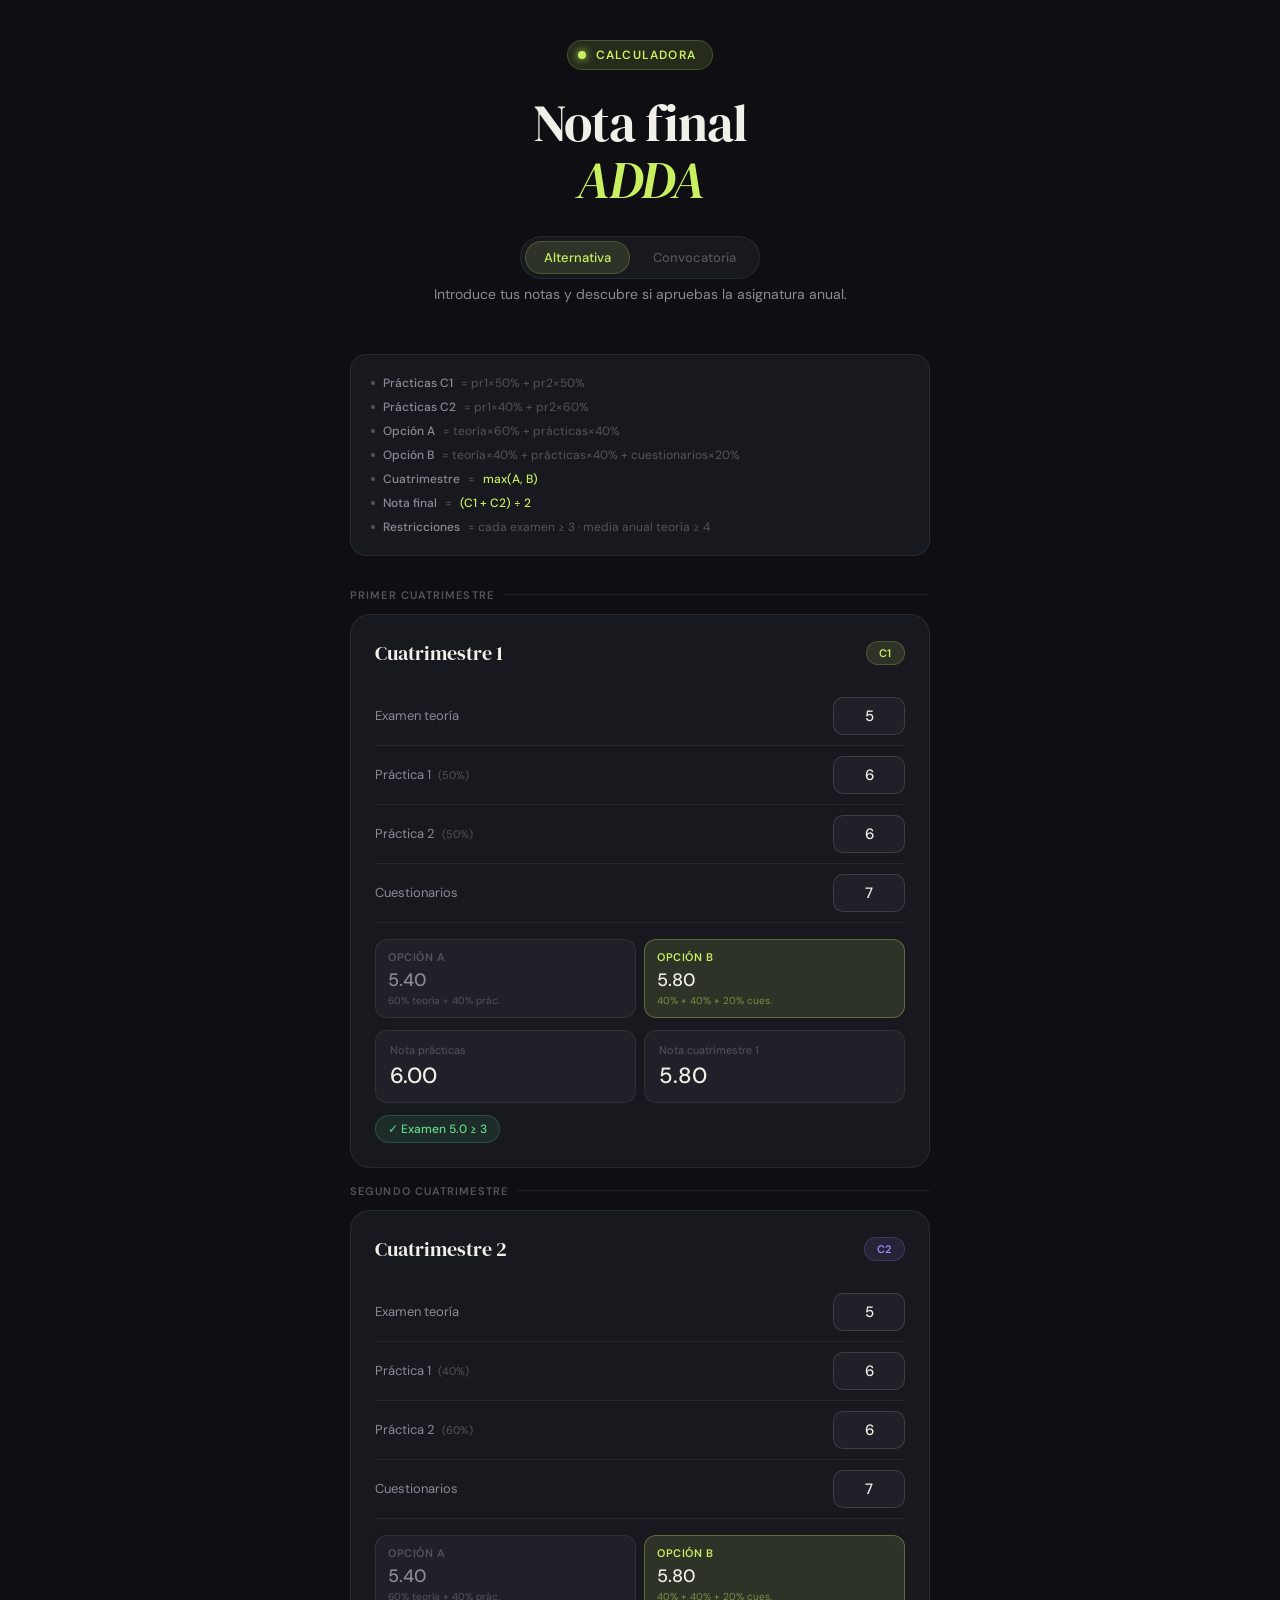
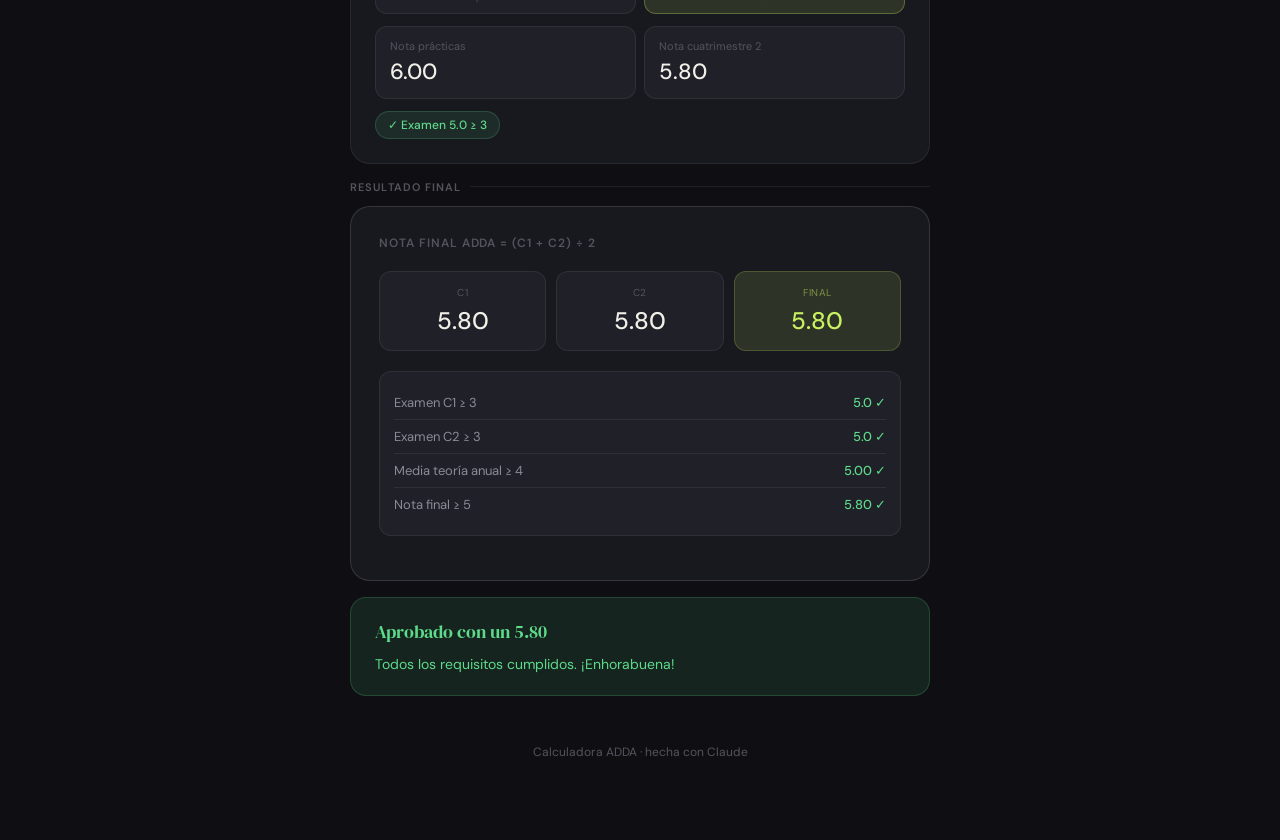
<file: index.html>
<!DOCTYPE html>
<html lang="es">
<head>
<meta charset="UTF-8">
<meta name="viewport" content="width=device-width, initial-scale=1.0">
<title>Calculadora ADDA</title>
<link href="https://fonts.googleapis.com/css2?family=DM+Serif+Display&family=DM+Sans:wght@300;400;500;600&display=swap" rel="stylesheet">
<link rel="stylesheet" href="css/shared.css">
<link rel="stylesheet" href="css/index.css">
</head>
<body>
<div class="page">

  <header>
    <div class="logo">
      <div class="logo-dot"></div>
      <span>Calculadora</span>
    </div>
    <h1>Nota final<br><em>ADDA</em></h1>
    <div class="page-nav">
      <a class="page-nav-btn active" href="index.html">Alternativa</a>
      <a class="page-nav-btn" href="adda_convocatoria.html">Convocatoria</a>
    </div>
    <p class="subtitle">Introduce tus notas y descubre si apruebas la asignatura anual.</p>
  </header>

  <div class="formulas">
    <div class="formula-line"><b>Prácticas C1</b> = pr1×50% + pr2×50%</div>
    <div class="formula-line"><b>Prácticas C2</b> = pr1×40% + pr2×60%</div>
    <div class="formula-line"><b>Opción A</b> = teoría×60% + prácticas×40%</div>
    <div class="formula-line"><b>Opción B</b> = teoría×40% + prácticas×40% + cuestionarios×20%</div>
    <div class="formula-line"><b>Cuatrimestre</b> = <span class="hl">max(A, B)</span></div>
    <div class="formula-line"><b>Nota final</b> = <span class="hl">(C1 + C2) ÷ 2</span></div>
    <div class="formula-line"><b>Restricciones</b> = cada examen ≥ 3 · media anual teoría ≥ 4</div>
  </div>

  <div class="section-label">Primer cuatrimestre</div>
  <div class="card">
    <div class="card-header">
      <div class="card-title">Cuatrimestre 1</div>
      <div class="card-badge-c1">C1</div>
    </div>

    <div class="field">
      <div class="field-label">Examen teoría</div>
      <input type="number" id="c1t" min="0" max="10" step="0.1" value="5" oninput="calc()">
    </div>
    <div class="field">
      <div class="field-label">Práctica 1 <small>(50%)</small></div>
      <input type="number" id="c1p1" min="0" max="10" step="0.1" value="6" oninput="calc()">
    </div>
    <div class="field">
      <div class="field-label">Práctica 2 <small>(50%)</small></div>
      <input type="number" id="c1p2" min="0" max="10" step="0.1" value="6" oninput="calc()">
    </div>
    <div class="field">
      <div class="field-label">Cuestionarios</div>
      <input type="number" id="c1cu" min="0" max="10" step="0.1" value="7" oninput="calc()">
    </div>

    <div class="opcion-block">
      <div class="opcion" id="c1opA">
        <div class="opcion-name">Opción A</div>
        <div class="opcion-val" id="c1opAval">—</div>
        <div class="opcion-desc">60% teoría + 40% prác.</div>
      </div>
      <div class="opcion" id="c1opB">
        <div class="opcion-name">Opción B</div>
        <div class="opcion-val" id="c1opBval">—</div>
        <div class="opcion-desc">40% + 40% + 20% cues.</div>
      </div>
    </div>

    <div class="card-results">
      <div class="result-box">
        <div class="result-label">Nota prácticas</div>
        <div class="result-val" id="c1pr">6.00</div>
      </div>
      <div class="result-box">
        <div class="result-label">Nota cuatrimestre 1</div>
        <div class="result-val" id="c1nota">5.80</div>
      </div>
    </div>
    <div id="c1badge" class="mini-badge ok">✓ Examen ≥ 3</div>
  </div>

  <div class="section-label">Segundo cuatrimestre</div>
  <div class="card">
    <div class="card-header">
      <div class="card-title">Cuatrimestre 2</div>
      <div class="card-badge-c2">C2</div>
    </div>

    <div class="field">
      <div class="field-label">Examen teoría</div>
      <input type="number" id="c2t" min="0" max="10" step="0.1" value="5" oninput="calc()">
    </div>
    <div class="field">
      <div class="field-label">Práctica 1 <small>(40%)</small></div>
      <input type="number" id="c2p1" min="0" max="10" step="0.1" value="6" oninput="calc()">
    </div>
    <div class="field">
      <div class="field-label">Práctica 2 <small>(60%)</small></div>
      <input type="number" id="c2p2" min="0" max="10" step="0.1" value="6" oninput="calc()">
    </div>
    <div class="field">
      <div class="field-label">Cuestionarios</div>
      <input type="number" id="c2cu" min="0" max="10" step="0.1" value="7" oninput="calc()">
    </div>

    <div class="opcion-block">
      <div class="opcion" id="c2opA">
        <div class="opcion-name">Opción A</div>
        <div class="opcion-val" id="c2opAval">—</div>
        <div class="opcion-desc">60% teoría + 40% prác.</div>
      </div>
      <div class="opcion" id="c2opB">
        <div class="opcion-name">Opción B</div>
        <div class="opcion-val" id="c2opBval">—</div>
        <div class="opcion-desc">40% + 40% + 20% cues.</div>
      </div>
    </div>

    <div class="card-results">
      <div class="result-box">
        <div class="result-label">Nota prácticas</div>
        <div class="result-val" id="c2pr">6.00</div>
      </div>
      <div class="result-box">
        <div class="result-label">Nota cuatrimestre 2</div>
        <div class="result-val" id="c2nota">5.80</div>
      </div>
    </div>
    <div id="c2badge" class="mini-badge ok">✓ Examen ≥ 3</div>
  </div>

  <div class="section-label">Resultado final</div>
  <div class="final-card">
    <div class="final-title">Nota final ADDA = (C1 + C2) ÷ 2</div>
    <div class="final-scores">
      <div class="final-score-box">
        <div class="final-score-label">C1</div>
        <div class="final-score-val" id="r-c1">5.80</div>
      </div>
      <div class="final-score-box">
        <div class="final-score-label">C2</div>
        <div class="final-score-val" id="r-c2">5.80</div>
      </div>
      <div class="final-score-box highlight">
        <div class="final-score-label">Final</div>
        <div class="final-score-val" id="r-final">5.80</div>
      </div>
    </div>

    <div class="restricciones">
      <div class="rest-row"><span class="rest-label">Examen C1 ≥ 3</span><span class="rest-val ok" id="rr1">5.0 ✓</span></div>
      <div class="rest-row"><span class="rest-label">Examen C2 ≥ 3</span><span class="rest-val ok" id="rr2">5.0 ✓</span></div>
      <div class="rest-row"><span class="rest-label">Media teoría anual ≥ 4</span><span class="rest-val ok" id="rr3">5.00 ✓</span></div>
      <div class="rest-row"><span class="rest-label">Nota final ≥ 5</span><span class="rest-val ok" id="rr4">5.80 ✓</span></div>
    </div>
  </div>

  <div class="veredicto aprobado" id="veredicto">
    <div class="v-title">Aprobado</div>
    <div id="veredicto-msg">Todos los requisitos cumplidos.</div>
  </div>

  <footer>Calculadora ADDA · hecha con Claude</footer>
</div>

<script src="js/index.js"></script>
</body>
</html>
</file>
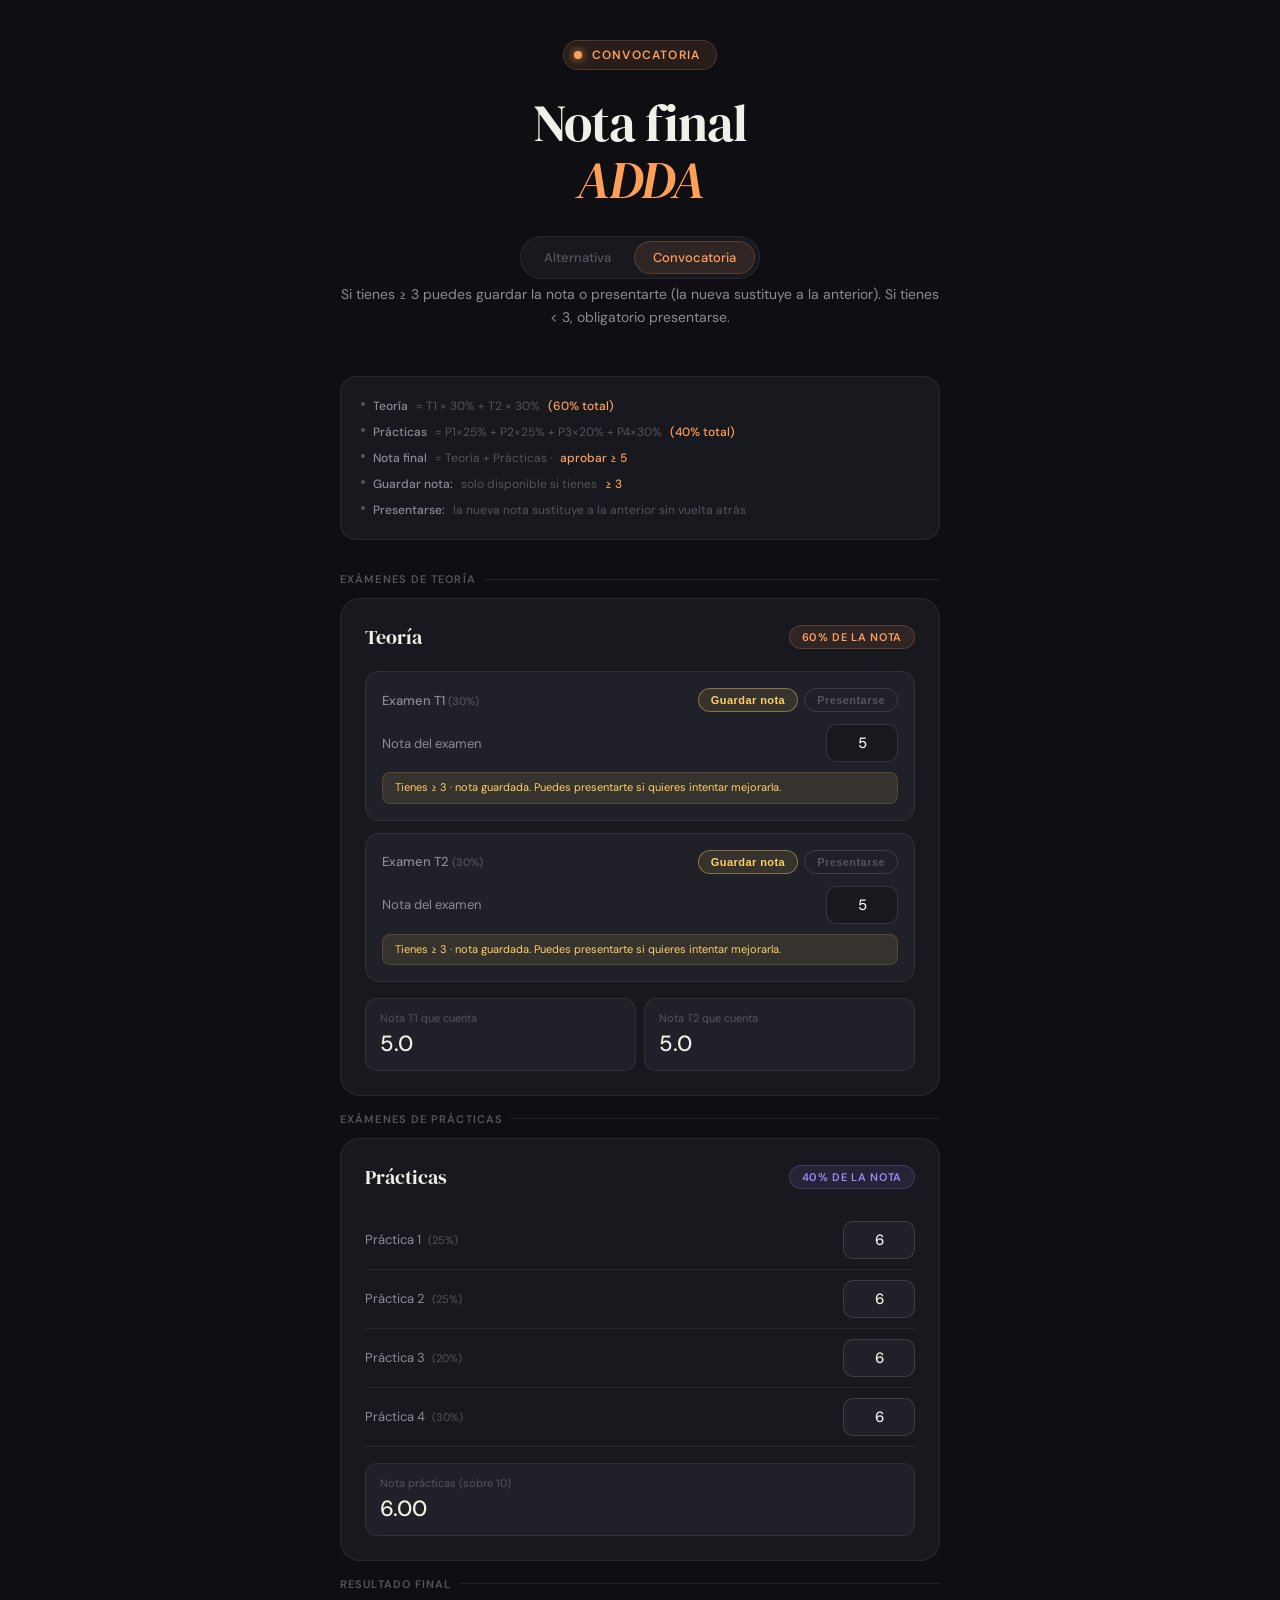
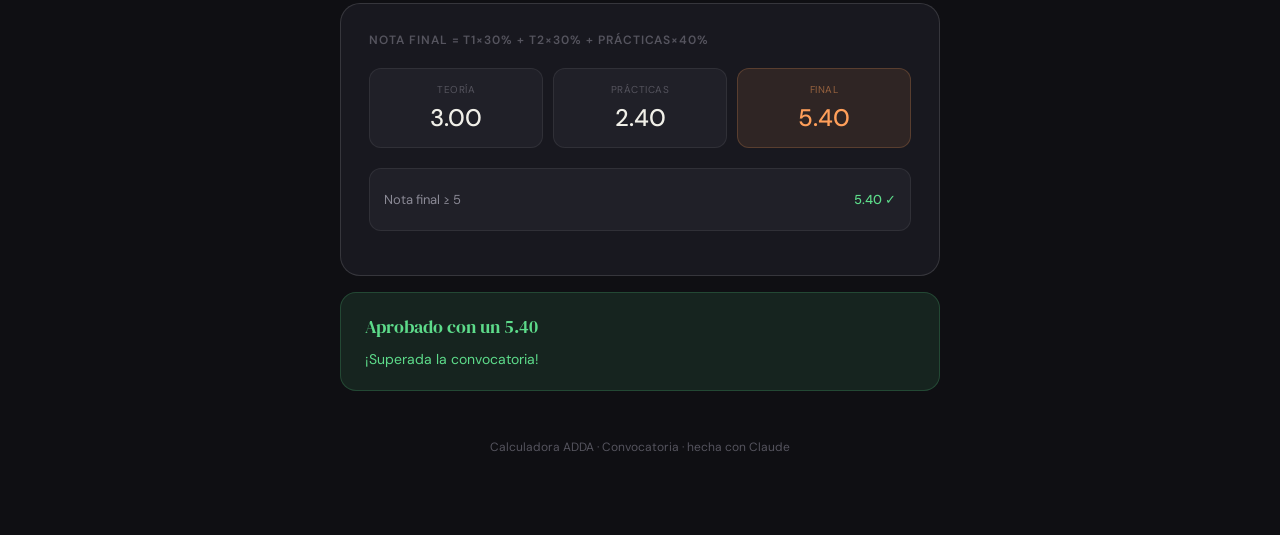
<file: adda_convocatoria.html>
<!DOCTYPE html>
<html lang="es">
<head>
<meta charset="UTF-8">
<meta name="viewport" content="width=device-width, initial-scale=1.0">
<title>Calculadora ADDA · Convocatoria</title>
<link href="https://fonts.googleapis.com/css2?family=DM+Serif+Display&family=DM+Sans:wght@300;400;500;600&display=swap" rel="stylesheet">
<link rel="stylesheet" href="css/shared.css">
<link rel="stylesheet" href="css/convocatoria.css">
</head>
<body>
<div class="page">

  <header>
    <div class="logo">
      <div class="logo-dot"></div>
      <span>Convocatoria</span>
    </div>
    <h1>Nota final<br><em>ADDA</em></h1>
    <div class="page-nav">
      <a class="page-nav-btn" href="index.html">Alternativa</a>
      <a class="page-nav-btn active" href="adda_convocatoria.html">Convocatoria</a>
    </div>
    <p class="subtitle">Si tienes ≥ 3 puedes guardar la nota o presentarte (la nueva sustituye a la anterior). Si tienes &lt; 3, obligatorio presentarse.</p>
  </header>

  <div class="formulas">
    <div class="formula-line"><b>Teoría</b> = T1 × 30% + T2 × 30% <span class="hl">(60% total)</span></div>
    <div class="formula-line"><b>Prácticas</b> = P1×25% + P2×25% + P3×20% + P4×30% <span class="hl">(40% total)</span></div>
    <div class="formula-line"><b>Nota final</b> = Teoría + Prácticas · <span class="hl">aprobar ≥ 5</span></div>
    <div class="formula-line"><b>Guardar nota:</b> solo disponible si tienes <span class="hl">≥ 3</span></div>
    <div class="formula-line"><b>Presentarse:</b> la nueva nota sustituye a la anterior sin vuelta atrás</div>
  </div>

  <div class="section-label">Exámenes de teoría</div>
  <div class="card">
    <div class="card-header">
      <div class="card-title">Teoría</div>
      <div class="tag tag-orange">60% de la nota</div>
    </div>

    <!-- T1 -->
    <div class="teoria-block">
      <div class="teoria-top">
        <div class="teoria-name">Examen T1 <span style="font-size:11px;color:var(--text3)">(30%)</span></div>
        <div class="toggle-group">
          <button class="toggle-btn active-guardar" id="t1-btn-guardar" onclick="setDecision('t1','guardar')">Guardar nota</button>
          <button class="toggle-btn" id="t1-btn-presentar" onclick="setDecision('t1','presentar')">Presentarse</button>
        </div>
      </div>
      <div class="nota-row" style="margin-bottom:10px">
        <label id="t1-label">Nota del examen</label>
        <input type="number" class="nota-input" id="t1" min="0" max="10" step="0.1" value="5" oninput="onNotaChange('t1')">
      </div>
      <div class="nueva-row" id="t1-nueva-row" style="display:none">
        <div class="nota-row">
          <label style="color:var(--red);font-size:13px;">Nueva nota del examen</label>
          <input type="number" class="nota-input nueva" id="t1-nueva" min="0" max="10" step="0.1" placeholder="0" oninput="calc()">
        </div>
      </div>
      <div class="info-pill can-keep" id="t1-pill">Tienes ≥ 3 · nota guardada. Puedes presentarte si quieres intentar mejorarla.</div>
    </div>

    <!-- T2 -->
    <div class="teoria-block">
      <div class="teoria-top">
        <div class="teoria-name">Examen T2 <span style="font-size:11px;color:var(--text3)">(30%)</span></div>
        <div class="toggle-group">
          <button class="toggle-btn active-guardar" id="t2-btn-guardar" onclick="setDecision('t2','guardar')">Guardar nota</button>
          <button class="toggle-btn" id="t2-btn-presentar" onclick="setDecision('t2','presentar')">Presentarse</button>
        </div>
      </div>
      <div class="nota-row" style="margin-bottom:10px">
        <label id="t2-label">Nota del examen</label>
        <input type="number" class="nota-input" id="t2" min="0" max="10" step="0.1" value="5" oninput="onNotaChange('t2')">
      </div>
      <div class="nueva-row" id="t2-nueva-row" style="display:none">
        <div class="nota-row">
          <label style="color:var(--red);font-size:13px;">Nueva nota del examen</label>
          <input type="number" class="nota-input nueva" id="t2-nueva" min="0" max="10" step="0.1" placeholder="0" oninput="calc()">
        </div>
      </div>
      <div class="info-pill can-keep" id="t2-pill">Tienes ≥ 3 · nota guardada. Puedes presentarte si quieres intentar mejorarla.</div>
    </div>

    <div class="mini-results">
      <div class="result-box">
        <div class="result-label">Nota T1 que cuenta</div>
        <div class="result-val" id="show-t1">5.0</div>
      </div>
      <div class="result-box">
        <div class="result-label">Nota T2 que cuenta</div>
        <div class="result-val" id="show-t2">5.0</div>
      </div>
    </div>
  </div>

  <div class="section-label">Exámenes de prácticas</div>
  <div class="card">
    <div class="card-header">
      <div class="card-title">Prácticas</div>
      <div class="tag tag-purple">40% de la nota</div>
    </div>
    <div class="field"><div class="field-label">Práctica 1 <small>(25%)</small></div><input type="number" id="p1" min="0" max="10" step="0.1" value="6" oninput="calc()"></div>
    <div class="field"><div class="field-label">Práctica 2 <small>(25%)</small></div><input type="number" id="p2" min="0" max="10" step="0.1" value="6" oninput="calc()"></div>
    <div class="field"><div class="field-label">Práctica 3 <small>(20%)</small></div><input type="number" id="p3" min="0" max="10" step="0.1" value="6" oninput="calc()"></div>
    <div class="field"><div class="field-label">Práctica 4 <small>(30%)</small></div><input type="number" id="p4" min="0" max="10" step="0.1" value="6" oninput="calc()"></div>
    <div class="mini-results">
      <div class="result-box" style="grid-column:1/-1">
        <div class="result-label">Nota prácticas (sobre 10)</div>
        <div class="result-val" id="show-pr">6.00</div>
      </div>
    </div>
  </div>

  <div class="section-label">Resultado final</div>
  <div class="final-card">
    <div class="final-title">Nota final = T1×30% + T2×30% + Prácticas×40%</div>
    <div class="final-scores">
      <div class="final-score-box"><div class="final-score-label">Teoría</div><div class="final-score-val" id="r-teoria">—</div></div>
      <div class="final-score-box"><div class="final-score-label">Prácticas</div><div class="final-score-val" id="r-practicas">—</div></div>
      <div class="final-score-box highlight"><div class="final-score-label">Final</div><div class="final-score-val" id="r-final">—</div></div>
    </div>
    <div class="restricciones">
      <div class="rest-row"><span class="rest-label">Nota final ≥ 5</span><span class="rest-val" id="rr-final">—</span></div>
    </div>
  </div>

  <div class="veredicto aprobado" id="veredicto">
    <div class="v-title">Aprobado</div>
    <div id="veredicto-msg">Nota final suficiente para superar la convocatoria.</div>
  </div>

  <footer>Calculadora ADDA · Convocatoria · hecha con Claude</footer>
</div>

<script src="js/convocatoria.js"></script>
</body>
</html>
</file>
<file: css/shared.css>
*, *::before, *::after { box-sizing: border-box; margin: 0; padding: 0; }

:root {
  --bg: #0f0f13;
  --bg2: #18181f;
  --bg3: #202028;
  --border: rgba(255,255,255,0.07);
  --border2: rgba(255,255,255,0.13);
  --text: #f0efe8;
  --text2: #8b8a96;
  --text3: #55545e;
  --purple: #9b8aff;
  --purple-dim: rgba(155,138,255,0.1);
  --red: #ff6b6b;
  --red-dim: rgba(255,107,107,0.1);
  --green: #5ddb8a;
  --green-dim: rgba(93,219,138,0.1);
}

body {
  font-family: 'DM Sans', sans-serif;
  background: var(--bg);
  color: var(--text);
  min-height: 100vh;
  padding: 40px 20px 80px;
}

.page { max-width: 580px; margin: 0 auto; }

header { text-align: center; margin-bottom: 48px; }

.logo {
  display: inline-flex;
  align-items: center;
  gap: 10px;
  background: var(--accent-dim);
  border: 1px solid var(--accent-border);
  border-radius: 100px;
  padding: 6px 16px 6px 10px;
  margin-bottom: 24px;
}

.logo-dot {
  width: 8px; height: 8px;
  border-radius: 50%;
  background: var(--accent);
  box-shadow: 0 0 8px var(--accent);
  animation: pulse 2s ease-in-out infinite;
}

@keyframes pulse {
  0%, 100% { opacity: 1; }
  50% { opacity: 0.4; }
}

.logo span {
  font-size: 12px;
  font-weight: 600;
  letter-spacing: 0.1em;
  color: var(--accent);
  text-transform: uppercase;
}

h1 {
  font-family: 'DM Serif Display', serif;
  font-size: clamp(36px, 8vw, 52px);
  font-weight: 400;
  line-height: 1.1;
  letter-spacing: -0.02em;
  margin-bottom: 12px;
}

h1 em { font-style: italic; color: var(--accent); }

.subtitle { font-size: 14px; color: var(--text2); line-height: 1.6; }

.page-nav {
  display: inline-flex;
  background: var(--bg2);
  border: 1px solid var(--border);
  border-radius: 100px;
  padding: 4px;
  gap: 4px;
  margin-top: 16px;
  margin-bottom: 4px;
}

.page-nav-btn {
  font-size: 13px;
  font-weight: 500;
  padding: 7px 18px;
  border-radius: 100px;
  text-decoration: none;
  color: var(--text3);
  border: 1px solid transparent;
  transition: color 0.2s;
}

.page-nav-btn:hover { color: var(--text2); }

.page-nav-btn.active {
  background: var(--accent-dim);
  color: var(--accent);
  border-color: var(--accent-border);
}

.formulas {
  background: var(--bg2);
  border: 1px solid var(--border);
  border-radius: 16px;
  padding: 20px;
  margin-bottom: 32px;
  display: grid;
  gap: 8px;
}

.formula-line {
  font-size: 12px;
  color: var(--text3);
  display: flex;
  align-items: center;
  gap: 8px;
}

.formula-line::before {
  content: '';
  width: 4px; height: 4px;
  border-radius: 50%;
  background: var(--text3);
  flex-shrink: 0;
}

.formula-line b { color: var(--text2); font-weight: 500; }
.formula-line .hl { color: var(--accent); font-weight: 500; }

.section-label {
  font-size: 11px;
  font-weight: 600;
  letter-spacing: 0.1em;
  text-transform: uppercase;
  color: var(--text3);
  margin-bottom: 12px;
  display: flex;
  align-items: center;
  gap: 8px;
}

.section-label::after {
  content: '';
  flex: 1;
  height: 1px;
  background: var(--border);
}

.card {
  background: var(--bg2);
  border: 1px solid var(--border);
  border-radius: 20px;
  padding: 24px;
  margin-bottom: 16px;
  transition: border-color 0.2s;
}

.card-header {
  display: flex;
  align-items: center;
  justify-content: space-between;
  margin-bottom: 20px;
}

.card-title {
  font-family: 'DM Serif Display', serif;
  font-size: 20px;
  font-weight: 400;
  color: var(--text);
}

.field {
  display: flex;
  align-items: center;
  justify-content: space-between;
  padding: 10px 0;
  border-bottom: 1px solid var(--border);
  gap: 16px;
}

.field:last-of-type { border-bottom: none; }

.field-label { font-size: 13px; color: var(--text2); flex: 1; }
.field-label small { font-size: 11px; color: var(--text3); margin-left: 4px; }

.field input[type=number] {
  width: 72px;
  background: var(--bg3);
  border: 1px solid var(--border2);
  border-radius: 10px;
  color: var(--text);
  font-family: 'DM Sans', sans-serif;
  font-size: 15px;
  font-weight: 500;
  text-align: center;
  padding: 8px 10px;
  transition: border-color 0.2s, background 0.2s;
  -moz-appearance: textfield;
}

.field input[type=number]::-webkit-inner-spin-button,
.field input[type=number]::-webkit-outer-spin-button { -webkit-appearance: none; }

.field input[type=number]:focus {
  outline: none;
  border-color: var(--accent);
}

.result-box {
  background: var(--bg3);
  border-radius: 12px;
  padding: 12px 14px;
  border: 1px solid var(--border);
}

.result-label { font-size: 11px; color: var(--text3); margin-bottom: 4px; }
.result-val { font-size: 22px; font-weight: 500; color: var(--text); }

.final-card {
  background: var(--bg2);
  border: 1px solid var(--border2);
  border-radius: 20px;
  padding: 28px;
  margin-bottom: 16px;
}

.final-title {
  font-size: 12px;
  font-weight: 600;
  letter-spacing: 0.08em;
  text-transform: uppercase;
  color: var(--text3);
  margin-bottom: 20px;
}

.final-scores {
  display: grid;
  grid-template-columns: 1fr 1fr 1fr;
  gap: 10px;
  margin-bottom: 20px;
}

.final-score-box {
  background: var(--bg3);
  border-radius: 12px;
  padding: 14px;
  border: 1px solid var(--border);
  text-align: center;
}

.final-score-box.highlight {
  background: var(--accent-dim);
  border-color: var(--accent-border);
}

.final-score-label {
  font-size: 10px;
  color: var(--text3);
  margin-bottom: 6px;
  text-transform: uppercase;
  letter-spacing: 0.05em;
}

.final-score-box.highlight .final-score-label { color: var(--accent-muted); }

.final-score-val { font-size: 24px; font-weight: 500; color: var(--text); }
.final-score-box.highlight .final-score-val { color: var(--accent); }

.restricciones {
  background: var(--bg3);
  border-radius: 12px;
  padding: 14px;
  border: 1px solid var(--border);
  margin-bottom: 16px;
}

.rest-row {
  display: flex;
  align-items: center;
  justify-content: space-between;
  padding: 8px 0;
  border-bottom: 1px solid var(--border);
  font-size: 13px;
}

.rest-row:last-child { border-bottom: none; }
.rest-label { color: var(--text2); }
.rest-val { font-weight: 500; }
.rest-val.ok { color: var(--green); }
.rest-val.fail { color: var(--red); }

.veredicto {
  border-radius: 16px;
  padding: 20px 24px;
  font-size: 14px;
  line-height: 1.6;
}

.veredicto.aprobado {
  background: var(--green-dim);
  border: 1px solid rgba(93,219,138,0.2);
  color: var(--green);
}

.veredicto.suspendido {
  background: var(--red-dim);
  border: 1px solid rgba(255,107,107,0.2);
  color: var(--red);
}

.v-title {
  font-size: 18px;
  font-family: 'DM Serif Display', serif;
  font-weight: 400;
  margin-bottom: 6px;
}

footer {
  text-align: center;
  margin-top: 48px;
  font-size: 12px;
  color: var(--text3);
}
</file>
<file: css/index.css>
:root {
  --accent: #c8f060;
  --accent2: #a8d040;
  --accent-dim: rgba(200,240,96,0.12);
  --accent-dim2: rgba(200,240,96,0.06);
  --accent-border: rgba(200,240,96,0.2);
  --accent-muted: rgba(200,240,96,0.5);
}

.card:focus-within { border-color: var(--border2); }

.field input[type=number]:focus { background: rgba(200,240,96,0.05); }

.card-badge-c1 {
  font-size: 11px;
  font-weight: 600;
  letter-spacing: 0.06em;
  text-transform: uppercase;
  color: var(--accent);
  background: var(--accent-dim);
  border: 1px solid var(--accent-border);
  border-radius: 100px;
  padding: 4px 12px;
}

.card-badge-c2 {
  font-size: 11px;
  font-weight: 600;
  letter-spacing: 0.06em;
  text-transform: uppercase;
  color: var(--purple);
  background: var(--purple-dim);
  border: 1px solid rgba(155,138,255,0.2);
  border-radius: 100px;
  padding: 4px 12px;
}

.opcion-block {
  display: grid;
  grid-template-columns: 1fr 1fr;
  gap: 8px;
  margin: 16px 0 12px;
}

.opcion {
  border-radius: 12px;
  padding: 10px 12px;
  border: 1px solid var(--border);
  background: var(--bg3);
  transition: all 0.2s;
}

.opcion.used {
  border-color: rgba(200,240,96,0.3);
  background: var(--accent-dim);
}

.opcion-name {
  font-size: 11px;
  font-weight: 600;
  letter-spacing: 0.05em;
  text-transform: uppercase;
  color: var(--text3);
  margin-bottom: 4px;
}

.opcion.used .opcion-name { color: var(--accent); }

.opcion-val { font-size: 18px; font-weight: 500; color: var(--text2); }
.opcion.used .opcion-val { color: var(--text); }

.opcion-desc { font-size: 10px; color: var(--text3); margin-top: 2px; }
.opcion.used .opcion-desc { color: rgba(200,240,96,0.5); }

.card-results {
  display: grid;
  grid-template-columns: 1fr 1fr;
  gap: 8px;
  margin-bottom: 12px;
}

.mini-badge {
  display: inline-flex;
  align-items: center;
  gap: 6px;
  font-size: 12px;
  font-weight: 500;
  padding: 5px 12px;
  border-radius: 100px;
}

.mini-badge.ok { background: var(--green-dim); color: var(--green); border: 1px solid rgba(93,219,138,0.2); }
.mini-badge.fail { background: var(--red-dim); color: var(--red); border: 1px solid rgba(255,107,107,0.2); }
</file>
<file: css/convocatoria.css>
:root {
  --accent: #ff9f5a;
  --accent-dim: rgba(255,159,90,0.1);
  --accent-border: rgba(255,159,90,0.2);
  --accent-muted: rgba(255,159,90,0.5);
  --yellow: #ffd166;
  --yellow-dim: rgba(255,209,102,0.1);
  --purple-dim: rgba(155,138,255,0.1);
}

.page { max-width: 600px; }

.formula-line { align-items: flex-start; line-height: 1.5; }
.formula-line::before { margin-top: 5px; }

.tag {
  font-size: 11px;
  font-weight: 600;
  letter-spacing: 0.06em;
  text-transform: uppercase;
  border-radius: 100px;
  padding: 4px 12px;
}

.tag-orange { color: var(--accent); background: var(--accent-dim); border: 1px solid var(--accent-border); }
.tag-purple { color: var(--purple); background: var(--purple-dim); border: 1px solid rgba(155,138,255,0.2); }

.teoria-block {
  background: var(--bg3);
  border-radius: 14px;
  padding: 16px;
  margin-bottom: 12px;
  border: 1px solid var(--border);
}

.teoria-block:last-of-type { margin-bottom: 0; }

.teoria-top {
  display: flex;
  align-items: center;
  justify-content: space-between;
  margin-bottom: 12px;
  gap: 10px;
  flex-wrap: wrap;
}

.teoria-name { font-size: 13px; font-weight: 500; color: var(--text2); }

.toggle-group { display: flex; gap: 6px; }

.toggle-btn {
  font-size: 11px;
  font-weight: 600;
  letter-spacing: 0.04em;
  padding: 5px 12px;
  border-radius: 100px;
  border: 1px solid var(--border2);
  background: transparent;
  color: var(--text3);
  cursor: pointer;
  transition: all 0.15s;
}

.toggle-btn:disabled { opacity: 0.3; cursor: not-allowed; }
.toggle-btn.active-guardar { border-color: rgba(255,209,102,0.4); background: var(--yellow-dim); color: var(--yellow); }
.toggle-btn.active-presentar { border-color: rgba(255,107,107,0.4); background: var(--red-dim); color: var(--red); }

.nota-row { display: flex; align-items: center; justify-content: space-between; }
.nota-row label { font-size: 13px; color: var(--text2); }

input[type=number].nota-input {
  width: 72px;
  background: var(--bg2);
  border: 1px solid var(--border2);
  border-radius: 10px;
  color: var(--text);
  font-family: 'DM Sans', sans-serif;
  font-size: 15px;
  font-weight: 500;
  text-align: center;
  padding: 8px 10px;
  transition: border-color 0.2s;
  -moz-appearance: textfield;
}

input[type=number].nota-input::-webkit-inner-spin-button,
input[type=number].nota-input::-webkit-outer-spin-button { -webkit-appearance: none; }

input[type=number].nota-input:focus { outline: none; border-color: var(--accent); }

input[type=number].nota-input.nueva {
  border-color: rgba(255,107,107,0.4);
  background: var(--red-dim);
  color: var(--text);
}

input[type=number].nota-input.nueva:focus { border-color: var(--red); }

.nueva-row { margin-top: 10px; padding-top: 10px; border-top: 1px solid var(--border); }

.info-pill { font-size: 11px; margin-top: 10px; padding: 7px 12px; border-radius: 8px; line-height: 1.4; }
.info-pill.must-present { background: var(--red-dim); color: var(--red); border: 1px solid rgba(255,107,107,0.15); }
.info-pill.can-keep { background: var(--yellow-dim); color: var(--yellow); border: 1px solid rgba(255,209,102,0.15); }
.info-pill.will-replace { background: var(--red-dim); color: var(--red); border: 1px solid rgba(255,107,107,0.15); }

.mini-results { display: grid; grid-template-columns: 1fr 1fr; gap: 8px; margin-top: 16px; }
</file>
